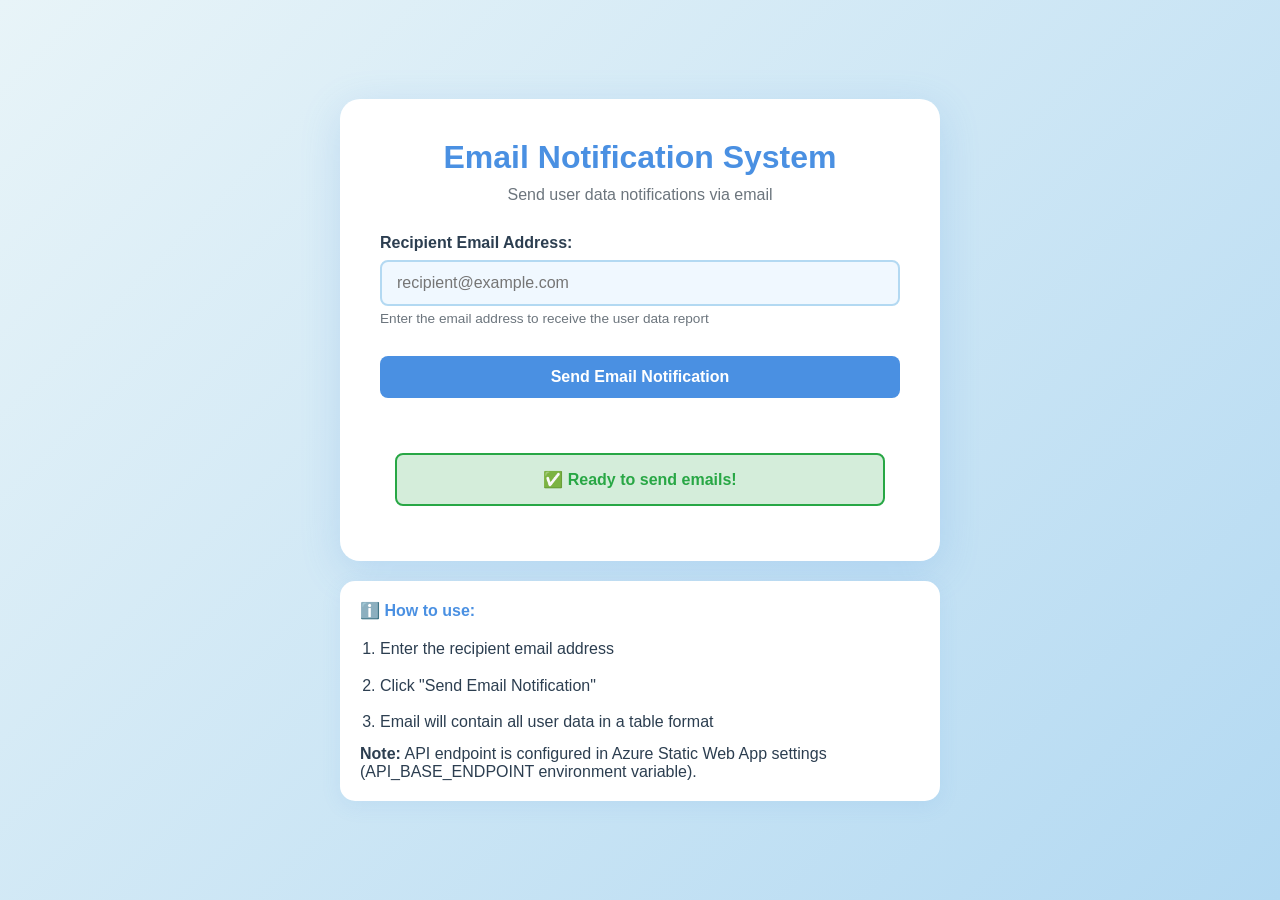
<file: index.html>
﻿<!DOCTYPE html>
<html lang="en">
  <head>
    <meta charset="UTF-8" />
    <meta name="viewport" content="width=device-width, initial-scale=1.0" />
    <title>Email Notification</title>
    <link rel="stylesheet" href="styles.css" />
  </head>
  <body>
    <div class="container">
      <div class="card">
        <h1>Email Notification System</h1>
        <p class="subtitle">Send user data notifications via email</p>

        <!-- Email Form -->
        <form id="emailForm">
          <div class="form-group">
            <label for="receiverEmail">Recipient Email Address:</label>
            <input
              type="email"
              id="receiverEmail"
              name="receiverEmail"
              required
              placeholder="recipient@example.com"
            />
            <small
              >Enter the email address to receive the user data report</small
            >
          </div>

          <button type="submit" id="sendEmailBtn" class="btn btn-primary">
            Send Email Notification
          </button>
        </form>

        <div id="responseMessage" class="message"></div>
      </div>

      <div class="info-box">
        <h4>ℹ️ How to use:</h4>
        <ol>
          <li>Enter the recipient email address</li>
          <li>Click "Send Email Notification"</li>
          <li>Email will contain all user data in a table format</li>
        </ol>
        <p>
          <strong>Note:</strong> API endpoint is configured in Azure Static Web
          App settings (API_BASE_ENDPOINT environment variable).
        </p>
      </div>
    </div>

    <script>
      // Immediate load test
      console.log("🚀 Script loaded successfully!");
      console.log("📍 Current URL:", window.location.href);
      console.log("🌐 Protocol:", window.location.protocol);

      // Check if running locally
      if (window.location.protocol === "file:") {
        alert(
          "⚠️ WARNING: You are running this locally (file://). This app MUST be accessed via the Azure Static Web App URL (https://...) to work properly!"
        );
      }
    </script>
    <script src="app.js"></script>
  </body>
</html>
</file>
<file: styles.css>
/* Light Blue Theme - Same as Name-Age App */
:root {
  --primary-color: #4a90e2;
  --primary-light: #6ba4e8;
  --primary-dark: #3a7bc8;
  --success-color: #28a745;
  --error-color: #dc3545;
  --bg-color: #e8f4f8;
  --card-bg: #ffffff;
  --text-color: #2c3e50;
  --border-color: #b3d9f2;
  --input-bg: #f0f8ff;
}

* {
  margin: 0;
  padding: 0;
  box-sizing: border-box;
}

body {
  font-family: "Segoe UI", Tahoma, Geneva, Verdana, sans-serif;
  background: linear-gradient(135deg, #e8f4f8 0%, #b3d9f2 100%);
  min-height: 100vh;
  display: flex;
  justify-content: center;
  align-items: center;
  padding: 20px;
  color: var(--text-color);
}

.container {
  max-width: 600px;
  width: 100%;
}

.card {
  background: var(--card-bg);
  padding: 40px;
  border-radius: 20px;
  box-shadow: 0 10px 40px rgba(74, 144, 226, 0.2);
  margin-bottom: 20px;
}

h1 {
  color: var(--primary-color);
  text-align: center;
  margin-bottom: 10px;
  font-size: 2rem;
}

.subtitle {
  text-align: center;
  color: #6c757d;
  margin-bottom: 30px;
}

.config-section {
  background: var(--input-bg);
  padding: 20px;
  border-radius: 10px;
  margin-bottom: 20px;
  border: 2px dashed var(--border-color);
}

.config-section h3 {
  color: var(--primary-color);
  margin-bottom: 15px;
  font-size: 1.2rem;
}

hr {
  border: none;
  border-top: 2px solid var(--border-color);
  margin: 30px 0;
}

.form-group {
  margin-bottom: 20px;
}

label {
  display: block;
  margin-bottom: 8px;
  font-weight: 600;
  color: var(--text-color);
}

input[type="text"],
input[type="email"] {
  width: 100%;
  padding: 12px 15px;
  border: 2px solid var(--border-color);
  border-radius: 8px;
  font-size: 16px;
  transition: all 0.3s ease;
  background: var(--input-bg);
}

input[type="text"]:focus,
input[type="email"]:focus {
  outline: none;
  border-color: var(--primary-color);
  box-shadow: 0 0 0 3px rgba(74, 144, 226, 0.1);
}

small {
  display: block;
  margin-top: 5px;
  color: #6c757d;
  font-size: 0.85rem;
}

.btn {
  padding: 12px 30px;
  border: none;
  border-radius: 8px;
  font-size: 16px;
  font-weight: 600;
  cursor: pointer;
  transition: all 0.3s ease;
  width: 100%;
  margin-top: 10px;
}

.btn-primary {
  background: var(--primary-color);
  color: white;
}

.btn-primary:hover {
  background: var(--primary-dark);
  transform: translateY(-2px);
  box-shadow: 0 5px 15px rgba(74, 144, 226, 0.3);
}

.btn-primary:active {
  transform: translateY(0);
}

.btn-secondary {
  background: #6c757d;
  color: white;
}

.btn-secondary:hover {
  background: #5a6268;
}

.btn:disabled {
  background: #ccc;
  cursor: not-allowed;
  transform: none;
}

#connectionStatus {
  margin-top: 15px;
  text-align: center;
}

.status-message {
  padding: 12px;
  border-radius: 8px;
  font-weight: 600;
  animation: slideIn 0.3s ease;
}

@keyframes slideIn {
  from {
    opacity: 0;
    transform: translateY(-10px);
  }
  to {
    opacity: 1;
    transform: translateY(0);
  }
}

.status-success {
  background: #d4edda;
  color: var(--success-color);
  border: 2px solid var(--success-color);
}

.status-error {
  background: #f8d7da;
  color: var(--error-color);
  border: 2px solid var(--error-color);
}

.message {
  margin-top: 20px;
  padding: 15px;
  border-radius: 8px;
  text-align: center;
  font-weight: 600;
  animation: slideIn 0.3s ease;
}

.message.success {
  background: #d4edda;
  color: var(--success-color);
  border: 2px solid var(--success-color);
}

.message.error {
  background: #f8d7da;
  color: var(--error-color);
  border: 2px solid var(--error-color);
}

.info-box {
  background: var(--card-bg);
  padding: 20px;
  border-radius: 15px;
  box-shadow: 0 5px 20px rgba(74, 144, 226, 0.1);
}

.info-box h4 {
  color: var(--primary-color);
  margin-bottom: 15px;
}

.info-box ol {
  margin-left: 20px;
  line-height: 1.8;
  color: var(--text-color);
}

.info-box li {
  margin-bottom: 8px;
}

/* Loading spinner */
.spinner {
  display: inline-block;
  width: 16px;
  height: 16px;
  border: 2px solid rgba(255, 255, 255, 0.3);
  border-radius: 50%;
  border-top-color: white;
  animation: spin 0.8s linear infinite;
  margin-right: 8px;
}

@keyframes spin {
  to {
    transform: rotate(360deg);
  }
}

/* Responsive */
@media (max-width: 600px) {
  .card {
    padding: 25px;
  }

  h1 {
    font-size: 1.5rem;
  }
}
</file>
